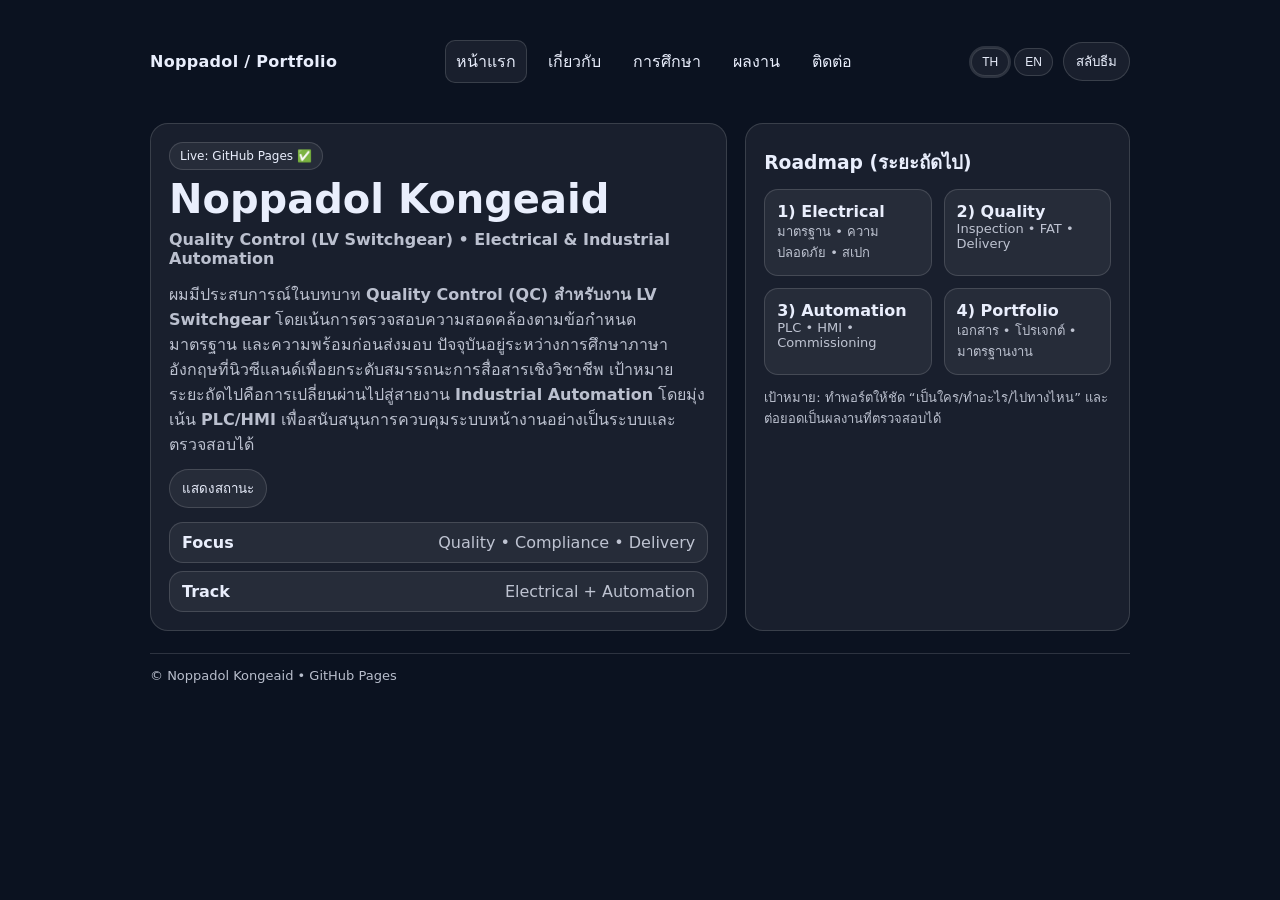
<file: index.html>
<!doctype html>
<html lang="th">
<head>
  <meta charset="utf-8" />
  <meta name="viewport" content="width=device-width, initial-scale=1" />
  <title>Noppadol | Electrical + Automation</title>
  <link rel="stylesheet" href="./styles.css" />
</head>
<body>
  <div class="container">
    <div class="nav">
      <div class="brand">Noppadol / Portfolio</div>

<div class="navlinks">
  <a class="link" href="./index.html" data-i18n="home">Home</a>
  <a class="link" href="./about.html" data-i18n="about">About</a>
  <a class="link" href="./education.html" data-i18n="education">Education</a>
  <a class="link" href="./projects.html" data-i18n="projects">Projects</a>
  <a class="link" href="./contact.html" data-i18n="contact">Contact</a>
</div>

      <div class="nav-right">
        <div class="lang">
  <button class="btn btn-sm" id="thBtn" type="button">TH</button>
  <button class="btn btn-sm" id="enBtn" type="button">EN</button>
</div>
<button class="btn" id="themeBtn" type="button">สลับธีม</button>
      </div>
    </div>

    <div class="hero">
      <div class="card">
        <span class="tag">Live: GitHub Pages ✅</span>

        <!-- TH -->
        <div class="i18n i18n-th">
          <h1>Noppadol Kongeaid</h1>
          <p class="subtitle">Quality Control (LV Switchgear) • Electrical & Industrial Automation</p>

         <p>
  ผมมีประสบการณ์ในบทบาท <b>Quality Control (QC) สำหรับงาน LV Switchgear</b> โดยเน้นการตรวจสอบความสอดคล้องตามข้อกำหนด
  มาตรฐาน และความพร้อมก่อนส่งมอบ ปัจจุบันอยู่ระหว่างการศึกษาภาษาอังกฤษที่นิวซีแลนด์เพื่อยกระดับสมรรถนะการสื่อสารเชิงวิชาชีพ
  เป้าหมายระยะถัดไปคือการเปลี่ยนผ่านไปสู่สายงาน <b>Industrial Automation</b> โดยมุ่งเน้น <b>PLC/HMI</b>
  เพื่อสนับสนุนการควบคุมระบบหน้างานอย่างเป็นระบบและตรวจสอบได้
</p>

          <div class="actions">
            <button class="btn" id="actionBtn" type="button">แสดงสถานะ</button>
            <span class="muted" id="status"></span>
          </div>

          <div class="meta">
            <div class="meta-item"><span class="k">Focus</span><span class="v">Quality • Compliance • Delivery</span></div>
            <div class="meta-item"><span class="k">Track</span><span class="v">Electrical + Automation</span></div>
          </div>
        </div>

        <!-- EN -->
        <div class="i18n i18n-en">
          <h1>Noppadol Kongeaid</h1>
          <p class="subtitle">Quality Control (LV Switchgear) • Electrical & Industrial Automation</p>

          <p>
  I have experience in <b>Quality Control (QC) for LV switchgear</b>, focused on requirements compliance, standards alignment,
  and delivery readiness. I am currently undertaking English language studies in New Zealand to strengthen professional communication capability.
  My next objective is to transition into <b>industrial automation</b>, with a focus on <b>PLC/HMI</b>, to support structured and verifiable
  on-site control systems.
</p>

          <div class="actions">
            <button class="btn" id="actionBtnEn" type="button">Show status</button>
            <span class="muted" id="statusEn"></span>
          </div>

          <div class="meta">
            <div class="meta-item"><span class="k">Focus</span><span class="v">Quality • Compliance • Delivery</span></div>
            <div class="meta-item"><span class="k">Track</span><span class="v">Electrical + Automation</span></div>
          </div>
        </div>

      </div>

      <div class="card">
        <div class="i18n i18n-th">
          <h3 class="h3">Roadmap (ระยะถัดไป)</h3>
          <div class="grid">
            <div class="mini">
              <div class="mini-title">1) Electrical</div>
              <div class="muted">มาตรฐาน • ความปลอดภัย • สเปก</div>
            </div>
            <div class="mini">
              <div class="mini-title">2) Quality</div>
              <div class="muted">Inspection • FAT • Delivery</div>
            </div>
            <div class="mini">
              <div class="mini-title">3) Automation</div>
              <div class="muted">PLC • HMI • Commissioning</div>
            </div>
            <div class="mini">
              <div class="mini-title">4) Portfolio</div>
              <div class="muted">เอกสาร • โปรเจกต์ • มาตรฐานงาน</div>
            </div>
          </div>
          <p class="muted" style="margin-top:12px;">
            เป้าหมาย: ทำพอร์ตให้ชัด “เป็นใคร/ทำอะไร/ไปทางไหน” และต่อยอดเป็นผลงานที่ตรวจสอบได้
          </p>
        </div>

        <div class="i18n i18n-en">
          <h3 class="h3">Roadmap (Next steps)</h3>
          <div class="grid">
            <div class="mini">
              <div class="mini-title">1) Electrical</div>
              <div class="muted">Standards • Safety • Specs</div>
            </div>
            <div class="mini">
              <div class="mini-title">2) Quality</div>
              <div class="muted">Inspection • FAT • Delivery</div>
            </div>
            <div class="mini">
              <div class="mini-title">3) Automation</div>
              <div class="muted">PLC • HMI • Commissioning</div>
            </div>
            <div class="mini">
              <div class="mini-title">4) Portfolio</div>
              <div class="muted">Docs • Projects • Evidence</div>
            </div>
          </div>
          <p class="muted" style="margin-top:12px;">
            Goal: Keep the portfolio concise—who I am, what I do, and where I’m heading—with verifiable outcomes.
          </p>
        </div>
      </div>
    </div>

    <div class="footer muted">
      <span class="i18n i18n-th">© Noppadol Kongeaid • GitHub Pages</span>
      <span class="i18n i18n-en">© Noppadol Kongeaid • GitHub Pages</span>
    </div>
  </div>

  <script src="./app.js"></script>
</body>
</html>
</file>
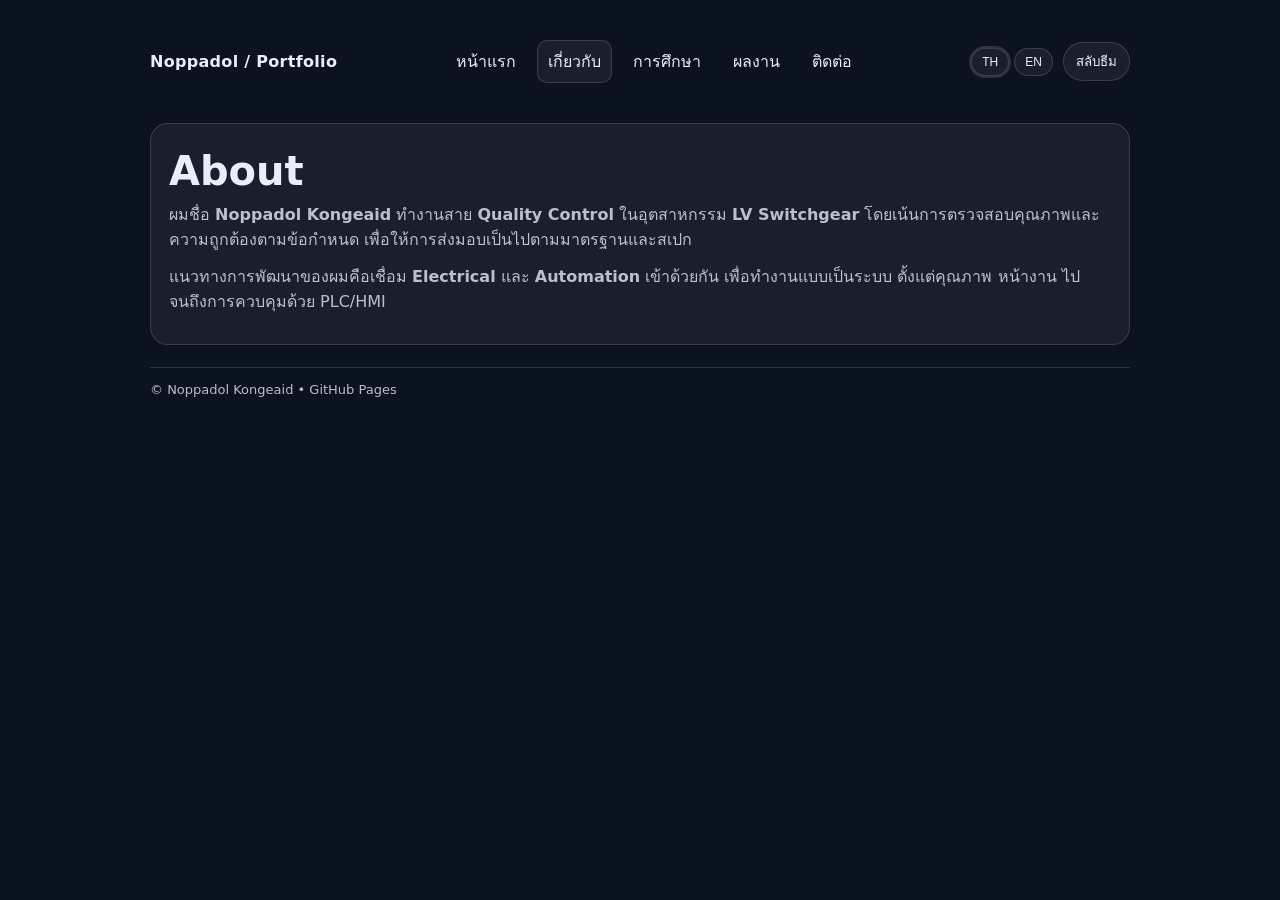
<file: about.html>
<!doctype html>
<html lang="th">
<head>
  <meta charset="utf-8" />
  <meta name="viewport" content="width=device-width, initial-scale=1" />
  <title>About | Noppadol</title>
  <link rel="stylesheet" href="./styles.css" />
</head>
<body>
  <div class="container">
    <div class="nav">
      <div class="brand">Noppadol / Portfolio</div>

<div class="navlinks">
  <a class="link" href="./index.html" data-i18n="home">Home</a>
  <a class="link" href="./about.html" data-i18n="about">About</a>
  <a class="link" href="./education.html" data-i18n="education">Education</a>
  <a class="link" href="./projects.html" data-i18n="projects">Projects</a>
  <a class="link" href="./contact.html" data-i18n="contact">Contact</a>
</div>

      <div class="nav-right">
      <div class="lang">
  <button class="btn btn-sm" id="thBtn" type="button">TH</button>
  <button class="btn btn-sm" id="enBtn" type="button">EN</button>
</div>
<button class="btn" id="themeBtn" type="button">สลับธีม</button>
      </div>
    </div>

    <div class="hero" style="grid-template-columns:1fr;">
      <div class="card">

        <div class="i18n i18n-th">
          <h1>About</h1>
          <p>
            ผมชื่อ <b>Noppadol Kongeaid</b> ทำงานสาย <b>Quality Control</b> ในอุตสาหกรรม <b>LV Switchgear</b>
            โดยเน้นการตรวจสอบคุณภาพและความถูกต้องตามข้อกำหนด เพื่อให้การส่งมอบเป็นไปตามมาตรฐานและสเปก
          </p>
          <p>
            แนวทางการพัฒนาของผมคือเชื่อม <b>Electrical</b> และ <b>Automation</b> เข้าด้วยกัน
            เพื่อทำงานแบบเป็นระบบ ตั้งแต่คุณภาพ หน้างาน ไปจนถึงการควบคุมด้วย PLC/HMI
          </p>
        </div>

        <div class="i18n i18n-en">
          <h1>About</h1>
          <p>
            I’m <b>Noppadol Kongeaid</b>, working in <b>Quality Control</b> within the <b>LV switchgear</b> industry,
            focusing on quality inspection and compliance to ensure standards-aligned delivery.
          </p>
          <p>
            My direction is to bridge <b>Electrical</b> and <b>Automation</b>—from quality execution on-site
            to structured control with PLC/HMI.
          </p>
        </div>

      </div>
    </div>

    <div class="footer muted">
      <span class="i18n i18n-th">© Noppadol Kongeaid • GitHub Pages</span>
      <span class="i18n i18n-en">© Noppadol Kongeaid • GitHub Pages</span>
    </div>
  </div>

  <script src="./app.js"></script>
</body>
</html>
</file>
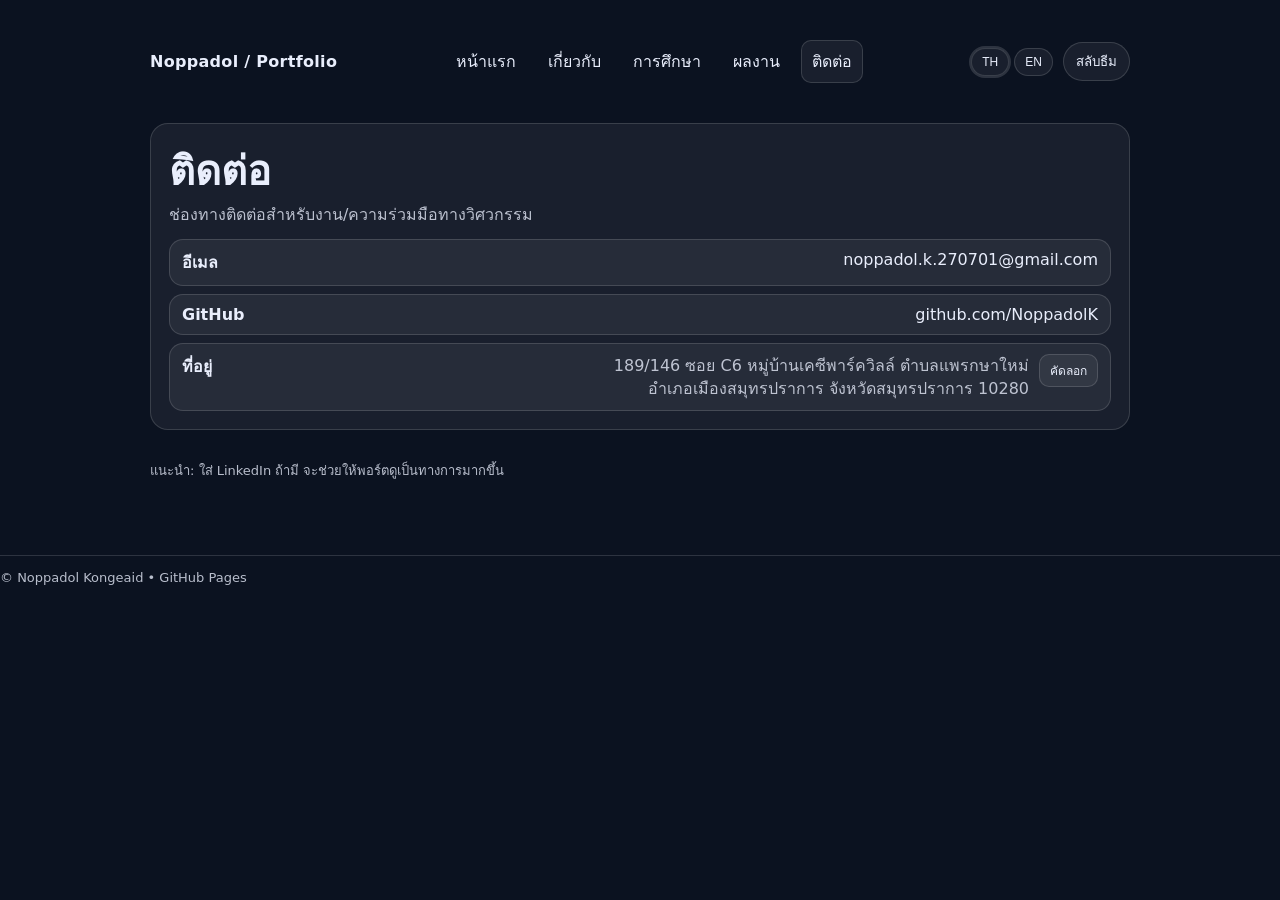
<file: contact.html>
<!doctype html>
<!doctype html>
<html lang="th">
<head>
  <meta charset="utf-8" />
  <meta name="viewport" content="width=device-width, initial-scale=1" />
  <title>Contact | Noppadol</title>
  <link rel="stylesheet" href="./styles.css" />
</head>
<body>
  <div class="container">
    <div class="nav">
      <div class="brand">Noppadol / Portfolio</div>

    <div class="navlinks">
  <a class="link" href="./index.html" data-i18n="home">Home</a>
  <a class="link" href="./about.html" data-i18n="about">About</a>
  <a class="link" href="./education.html" data-i18n="education">Education</a>
  <a class="link" href="./projects.html" data-i18n="projects">Projects</a>
  <a class="link" href="./contact.html" data-i18n="contact">Contact</a>
</div>

      <div class="nav-right">
       <div class="lang">
  <button class="btn btn-sm" id="thBtn" type="button">TH</button>
  <button class="btn btn-sm" id="enBtn" type="button">EN</button>
</div>
<button class="btn" id="themeBtn" type="button">สลับธีม</button>
      </div>
    </div>

    <div class="hero" style="grid-template-columns:1fr;">
      <div class="card">
        <div class="i18n i18n-th">
  <h1>ติดต่อ</h1>
  <p>ช่องทางติดต่อสำหรับงาน/ความร่วมมือทางวิศวกรรม</p>
</div>

<div class="i18n i18n-en">
  <h1>Contact</h1>
  <p>Contact channels for engineering opportunities and collaboration.</p>
</div>

<div class="meta" style="margin-top:12px;">

  <div class="meta-item">
    <span class="k" data-i18n="email">Email</span>
    <span class="v">
      <a class="alink" href="mailto:noppadol.k.270701@gmail.com">noppadol.k.270701@gmail.com</a>
    </span>
  </div>

  <div class="meta-item">
    <span class="k" data-i18n="github">GitHub</span>
    <span class="v">
      <a class="alink" href="https://github.com/NoppadolK" target="_blank" rel="noopener">github.com/NoppadolK</a>
    </span>
  </div>

  <div class="meta-item">
    <span class="k" data-i18n="location">Location</span>

   <!-- TH -->
<span class="v i18n i18n-th">
  <span class="vline">
    <span class="addr" id="addrTh">
      189/146 ซอย C6 หมู่บ้านเคซีพาร์ควิลล์ ตำบลแพรกษาใหม่<br/>
      อำเภอเมืองสมุทรปราการ จังหวัดสมุทรปราการ 10280
    </span>
    <button class="copy" type="button" id="copyTh">คัดลอก</button>
  </span>
</span>

<!-- EN -->
<span class="v i18n i18n-en">
  <span class="vline">
    <span class="addr" id="addrEn">
      189/146, Soi C6, KC Park Ville Village<br/>
      Phraeksa Mai, Mueang Samut Prakan, Samut Prakan 10280, Thailand
    </span>
    <button class="copy" type="button" id="copyEn">Copy</button>
  </span>
</span>
  </div>

</div>
        </div>

        <p class="muted" style="margin-top:12px;">
          <span class="i18n i18n-th">แนะนำ: ใส่ LinkedIn ถ้ามี จะช่วยให้พอร์ตดูเป็นทางการมากขึ้น</span>
          <span class="i18n i18n-en">Tip: Add your LinkedIn profile if available for a more professional footprint.</span>
        </p>
      </div>
    </div>

    <div class="footer muted">
      <span class="i18n i18n-th">© Noppadol Kongeaid • GitHub Pages</span>
      <span class="i18n i18n-en">© Noppadol Kongeaid • GitHub Pages</span>
    </div>
  </div>

  <script src="./app.js"></script>
</body>
</html>
</file>
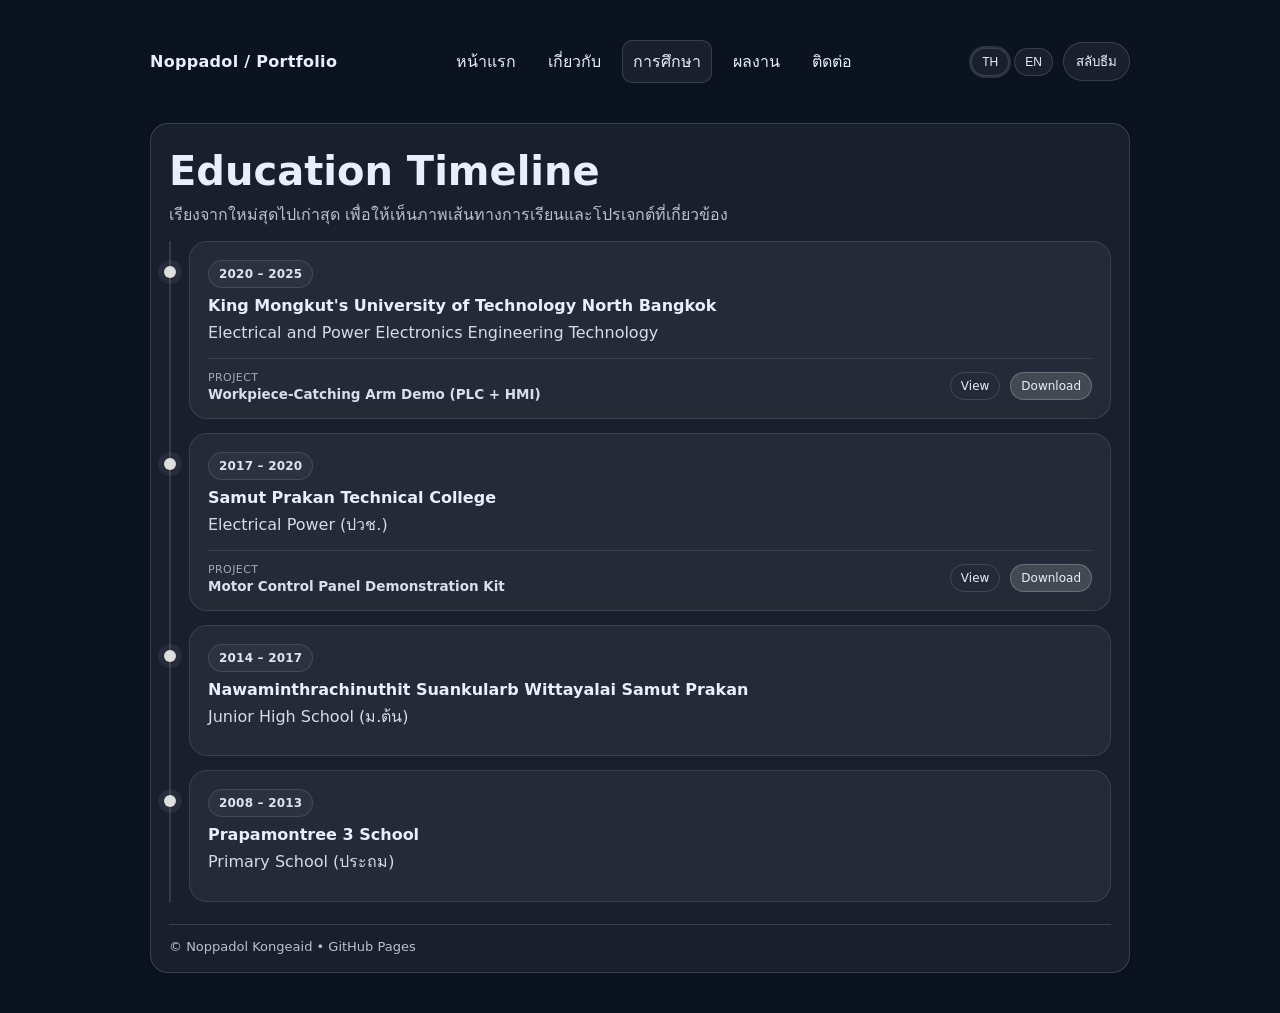
<file: education.html>
<!doctype html>
<html lang="th">
<head>
  <meta charset="utf-8" />
  <meta name="viewport" content="width=device-width, initial-scale=1" />
  <title>Education | Noppadol</title>
  <link rel="stylesheet" href="./styles.css" />
</head>
<body>
  <div class="container">
    <div class="nav">
      <div class="brand">Noppadol / Portfolio</div>

      <div class="navlinks">
        <a class="link" href="./index.html" data-i18n="home">Home</a>
        <a class="link" href="./about.html" data-i18n="about">About</a>
        <a class="link" href="./education.html" data-i18n="education">Education</a>
        <a class="link" href="./projects.html" data-i18n="projects">Projects</a>
        <a class="link" href="./contact.html" data-i18n="contact">Contact</a>
      </div>

      <div class="nav-right">
        <div class="lang">
          <button class="btn btn-sm" id="thBtn" type="button">TH</button>
          <button class="btn btn-sm" id="enBtn" type="button">EN</button>
        </div>
        <button class="btn" id="themeBtn" type="button">สลับธีม</button>
      </div>
    </div>

    <div class="hero" style="grid-template-columns:1fr;">
      <div class="card">

        <!-- TH -->
        <div class="i18n i18n-th">
          <h1>Education Timeline</h1>
          <p>เรียงจากใหม่สุดไปเก่าสุด เพื่อให้เห็นภาพเส้นทางการเรียนและโปรเจกต์ที่เกี่ยวข้อง</p>

 <div class="timeline">

  <div class="timeline-item">
    <div class="edu-top">
      <span class="edu-year">2020 – 2025</span>
    </div>
    <div class="edu-school">King Mongkut's University of Technology North Bangkok</div>
    <div class="edu-major">Electrical and Power Electronics Engineering Technology</div>

    <div class="proj">
      <div class="proj-left">
        <div class="proj-label">Project</div>
        <div class="proj-title">Workpiece-Catching Arm Demo (PLC + HMI)</div>
      </div>
      <div class="proj-actions">
        <a class="btn btn-ghost btn-sm" href="./assets/robotic-arm-plc-hmi.pdf" target="_blank" rel="noopener">View</a>
        <a class="btn btn-primary btn-sm" href="./assets/robotic-arm-plc-hmi.pdf" download>Download</a>
      </div>
    </div>
  </div>

  <div class="timeline-item">
    <div class="edu-top">
      <span class="edu-year">2017 – 2020</span>
    </div>
    <div class="edu-school">Samut Prakan Technical College</div>
    <div class="edu-major">Electrical Power (ปวช.)</div>

    <div class="proj">
      <div class="proj-left">
        <div class="proj-label">Project</div>
        <div class="proj-title">Motor Control Panel Demonstration Kit</div>
      </div>
      <div class="proj-actions">
        <a class="btn btn-ghost btn-sm" href="./assets/motor-control-panel-demo.pdf" target="_blank" rel="noopener">View</a>
        <a class="btn btn-primary btn-sm" href="./assets/motor-control-panel-demo.pdf" download>Download</a>
      </div>
    </div>
  </div>

  <div class="timeline-item">
    <div class="edu-top">
      <span class="edu-year">2014 – 2017</span>
    </div>
    <div class="edu-school">Nawaminthrachinuthit Suankularb Wittayalai Samut Prakan</div>
    <div class="edu-major">Junior High School (ม.ต้น)</div>
  </div>

  <div class="timeline-item">
    <div class="edu-top">
      <span class="edu-year">2008 – 2013</span>
    </div>
    <div class="edu-school">Prapamontree 3 School</div>
    <div class="edu-major">Primary School (ประถม)</div>
  </div>

</div>
        <!-- EN -->
        <div class="i18n i18n-en">
          <h1>Education Timeline</h1>
          <p>Ordered from most recent to oldest to highlight the latest, most relevant academic work first.</p>

          <div class="timeline">

  <div class="timeline-item">
    <div class="edu-top">
      <span class="edu-year">2020 – 2025</span>
    </div>
    <div class="edu-school">King Mongkut's University of Technology North Bangkok</div>
    <div class="edu-major">Electrical and Power Electronics Engineering Technology</div>

    <div class="proj">
      <div class="proj-left">
        <div class="proj-label">Project</div>
        <div class="proj-title">Workpiece-Catching Arm Demo (PLC + HMI)</div>
      </div>
      <div class="proj-actions">
        <a class="btn btn-ghost btn-sm" href="./assets/robotic-arm-plc-hmi.pdf" target="_blank" rel="noopener">View</a>
        <a class="btn btn-primary btn-sm" href="./assets/robotic-arm-plc-hmi.pdf" download>Download</a>
      </div>
    </div>
  </div>

  <div class="timeline-item">
    <div class="edu-top">
      <span class="edu-year">2017 – 2020</span>
    </div>
    <div class="edu-school">Samut Prakan Technical College</div>
    <div class="edu-major">Electrical Power (ปวช.)</div>

    <div class="proj">
      <div class="proj-left">
        <div class="proj-label">Project</div>
        <div class="proj-title">Motor Control Panel Demonstration Kit</div>
      </div>
      <div class="proj-actions">
        <a class="btn btn-ghost btn-sm" href="./assets/motor-control-panel-demo.pdf" target="_blank" rel="noopener">View</a>
        <a class="btn btn-primary btn-sm" href="./assets/motor-control-panel-demo.pdf" download>Download</a>
      </div>
    </div>
  </div>

  <div class="timeline-item">
    <div class="edu-top">
      <span class="edu-year">2014 – 2017</span>
    </div>
    <div class="edu-school">Nawaminthrachinuthit Suankularb Wittayalai Samut Prakan</div>
    <div class="edu-major">Junior High School (ม.ต้น)</div>
  </div>

  <div class="timeline-item">
    <div class="edu-top">
      <span class="edu-year">2008 – 2013</span>
    </div>
    <div class="edu-school">Prapamontree 3 School</div>
    <div class="edu-major">Primary School (ประถม)</div>
  </div>

        </div>

      </div>
    </div>

    <div class="footer muted">
      <span class="i18n i18n-th">© Noppadol Kongeaid • GitHub Pages</span>
      <span class="i18n i18n-en">© Noppadol Kongeaid • GitHub Pages</span>
    </div>
  </div>

  <script src="./app.js"></script>
</body>
</html>
</file>
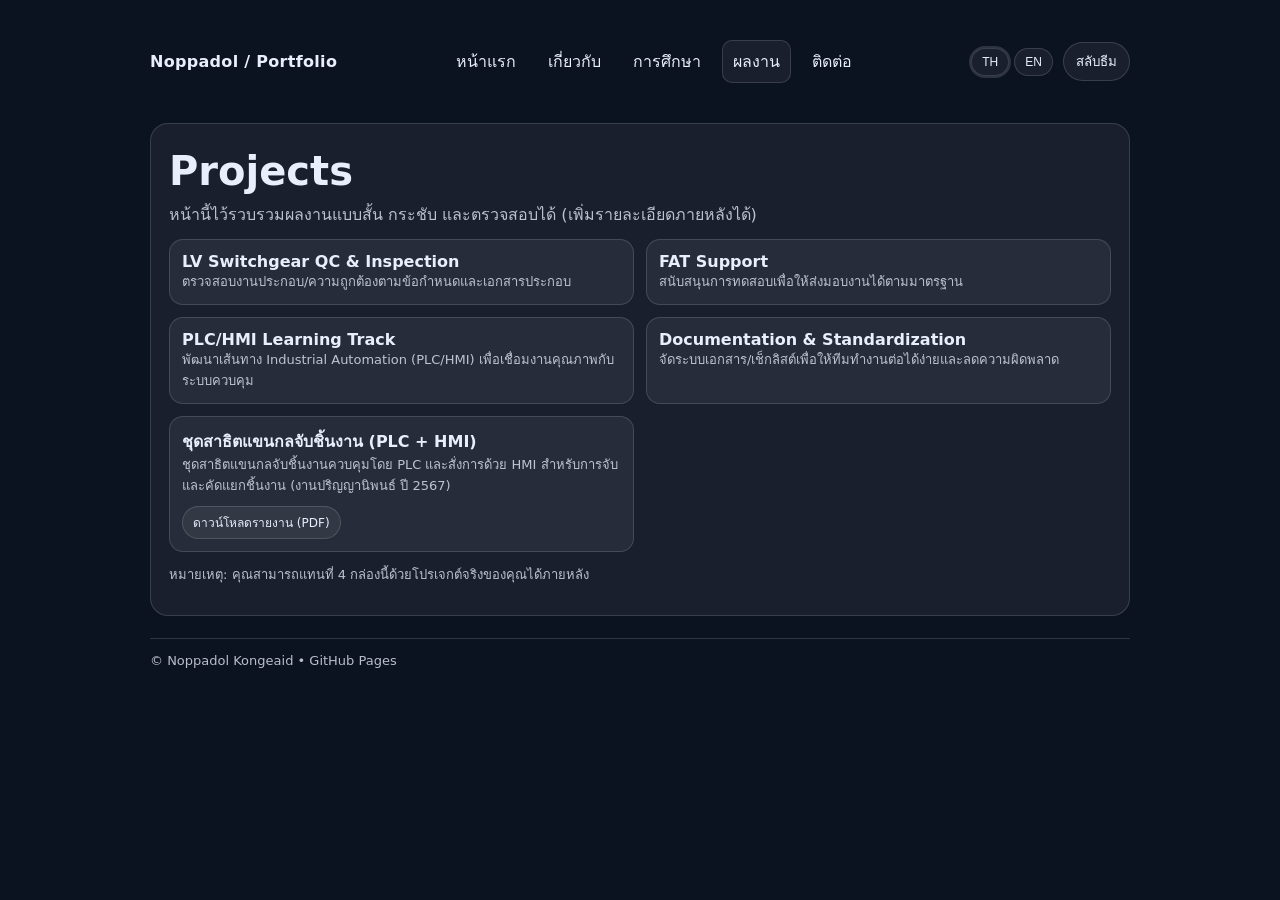
<file: projects.html>
<!doctype html>
<html lang="th">
<head>
  <meta charset="utf-8" />
  <meta name="viewport" content="width=device-width, initial-scale=1" />
  <title>Projects | Noppadol</title>
  <link rel="stylesheet" href="./styles.css" />
</head>
<body>
  <div class="container">
    <div class="nav">
      <div class="brand">Noppadol / Portfolio</div>

<div class="navlinks">
<a class="link" href="./index.html" data-i18n="home">Home</a>
<a class="link" href="./about.html" data-i18n="about">About</a>
<a class="link" href="./education.html" data-i18n="education">Education</a>
<a class="link" href="./projects.html" data-i18n="projects">Projects</a>
<a class="link" href="./contact.html" data-i18n="contact">Contact</a>
</div>

      <div class="nav-right">
       <div class="lang">
  <button class="btn btn-sm" id="thBtn" type="button">TH</button>
  <button class="btn btn-sm" id="enBtn" type="button">EN</button>
</div>
<button class="btn" id="themeBtn" type="button">สลับธีม</button>
      </div>
    </div>

    <div class="hero" style="grid-template-columns:1fr;">
      <div class="card">
        <div class="i18n i18n-th">
          <h1>Projects</h1>
          <p>หน้านี้ไว้รวบรวมผลงานแบบสั้น กระชับ และตรวจสอบได้ (เพิ่มรายละเอียดภายหลังได้)</p>
        </div>
        <div class="i18n i18n-en">
          <h1>Projects</h1>
          <p>This page highlights concise, verifiable work samples (details can be expanded later).</p>
        </div>

        <div class="grid" style="margin-top:12px;">
          <div class="mini">
            <div class="mini-title">LV Switchgear QC & Inspection</div>
            <div class="muted i18n i18n-th">ตรวจสอบงานประกอบ/ความถูกต้องตามข้อกำหนดและเอกสารประกอบ</div>
            <div class="muted i18n i18n-en">Inspection and compliance checks for LV switchgear assembly and documentation.</div>
          </div>

          <div class="mini">
            <div class="mini-title">FAT Support</div>
            <div class="muted i18n i18n-th">สนับสนุนการทดสอบเพื่อให้ส่งมอบงานได้ตามมาตรฐาน</div>
            <div class="muted i18n i18n-en">Test support to ensure standards-aligned delivery readiness.</div>
          </div>

          <div class="mini">
            <div class="mini-title">PLC/HMI Learning Track</div>
            <div class="muted i18n i18n-th">พัฒนาเส้นทาง Industrial Automation (PLC/HMI) เพื่อเชื่อมงานคุณภาพกับระบบควบคุม</div>
            <div class="muted i18n i18n-en">Developing PLC/HMI capabilities to bridge quality execution with structured control.</div>
          </div>

          <div class="mini">
            <div class="mini-title">Documentation & Standardization</div>
            <div class="muted i18n i18n-th">จัดระบบเอกสาร/เช็กลิสต์เพื่อให้ทีมทำงานต่อได้ง่ายและลดความผิดพลาด</div>
            <div class="muted i18n i18n-en">Building checklists and documentation to reduce errors and improve team handover.</div>
          </div>
          <div class="mini">
  <!-- TH -->
  <div class="i18n i18n-th">
    <div class="mini-title">ชุดสาธิตแขนกลจับชิ้นงาน (PLC + HMI)</div>
    <div class="muted">
      ชุดสาธิตแขนกลจับชิ้นงานควบคุมโดย PLC และสั่งการด้วย HMI สำหรับการจับและคัดแยกชิ้นงาน (งานปริญญานิพนธ์ ปี 2567)
    </div>
    <div style="margin-top:10px;">
      <a class="btn btn-sm" href="./assets/ชุดสาธิตแขนกลจับชิ้นงาน.pdf" target="_blank" rel="noopener">
        ดาวน์โหลดรายงาน (PDF)
      </a>
    </div>
  </div>

  <!-- EN -->
  <div class="i18n i18n-en">
    <div class="mini-title">Workpiece-Catching Arm Demo (PLC + HMI)</div>
    <div class="muted">
      Demonstration of Work Piece-Catching Arm Control by PLC and Command by HMI (Project Report, 2024).
    </div>
    <div style="margin-top:10px;">
      <a class="btn btn-sm" href="./assets/ชุดสาธิตแขนกลจับชิ้นงาน.pdf" target="_blank" rel="noopener">
        Download Report (PDF)
      </a>
    </div>
  </div>
</div>
        </div>

        <p class="muted" style="margin-top:12px;">
          <span class="i18n i18n-th">หมายเหตุ: คุณสามารถแทนที่ 4 กล่องนี้ด้วยโปรเจกต์จริงของคุณได้ภายหลัง</span>
          <span class="i18n i18n-en">Note: You can replace these cards with your actual projects later.</span>
        </p>
      </div>
    </div>

    <div class="footer muted">
      <span class="i18n i18n-th">© Noppadol Kongeaid • GitHub Pages</span>
      <span class="i18n i18n-en">© Noppadol Kongeaid • GitHub Pages</span>
    </div>
  </div>

  <script src="./app.js"></script>
</body>
</html>
</file>
<file: styles.css>
:root{
  --bg: #0b1220;
  --text: #e9eefc;
  --muted: rgba(233,238,252,.78);
  --card: rgba(255,255,255,.06);
  --border: rgba(255,255,255,.14);
  --btn-bg: rgba(255,255,255,.06);
  --btn-border: rgba(255,255,255,.18);
  --btn-hover: rgba(255,255,255,.10);
}

body.light{
  --bg: #f6f7fb;
  --text: #0b1220;
  --muted: rgba(11,18,32,.72);
  --card: rgba(11,18,32,.04);
  --border: rgba(11,18,32,.14);
  --btn-bg: rgba(11,18,32,.04);
  --btn-border: rgba(11,18,32,.18);
  --btn-hover: rgba(11,18,32,.08);
}

body{
  margin: 0;
  font-family: system-ui, sans-serif;
  background: var(--bg);
  color: var(--text);
}

.container{ max-width: 980px; margin: 0 auto; padding: 40px 20px; }

.nav{
  display:flex;
  justify-content:space-between;
  align-items:center;
  gap:12px;
}

.brand{ font-weight:700; letter-spacing:.3px; }

.nav-right{ display:flex; gap:10px; align-items:center; }

.btn{
  border: 1px solid var(--btn-border);
  background: var(--btn-bg);
  color: var(--text);
  padding: 10px 14px;
  border-radius: 12px;
  cursor: pointer;
}
.btn:hover{ background: var(--btn-hover); }

.btn-sm{ padding: 8px 10px; border-radius: 10px; font-size: 13px; }
.btn-active{ outline: 2px solid var(--border); }

.hero{
  margin-top: 40px;
  display:grid;
  grid-template-columns: 1.2fr .8fr;
  gap: 18px;
}

.card{
  border: 1px solid var(--border);
  background: var(--card);
  border-radius: 18px;
  padding: 18px;
}

h1{ margin: 6px 0 8px; font-size: 40px; line-height: 1.15; }
.subtitle{ margin: 0 0 14px; font-weight: 600; color: var(--muted); }

p{ margin: 0 0 12px; color: var(--muted); }

.tag{
  display:inline-block;
  padding:6px 10px;
  border-radius:999px;
  border:1px solid var(--border);
  background: var(--card);
  font-size:12px;
}

.actions{ display:flex; align-items:center; gap:12px; margin-top: 10px; }
.muted{ color: var(--muted); font-size: 13px; }

.meta{
  margin-top: 14px;
  display:grid;
  gap: 8px;
}
.meta-item{
  display:flex;
  justify-content:space-between;
  gap: 10px;
  padding: 10px 12px;
  border-radius: 14px;
  border: 1px solid var(--border);
  background: var(--card);
}
.k{ font-weight: 700; }
.v{ color: var(--muted); }

.h3{ margin: 6px 0 12px; }

.grid{
  display:grid;
  grid-template-columns: 1fr 1fr;
  gap: 12px;
}

.mini{
  padding: 12px;
  border-radius: 14px;
  border: 1px solid var(--border);
  background: var(--card);
}
.mini-title{ font-weight: 800; }

.footer{
  margin-top: 22px;
  padding-top: 14px;
  border-top: 1px solid var(--border);
}

/* i18n show/hide */
.i18n{ display:none; }
body.lang-th .i18n-th{ display:block; }
body.lang-en .i18n-en{ display:block; }

@media (max-width: 820px){
  .hero{ grid-template-columns: 1fr; }
  h1{ font-size: 34px; }
}
.navlinks{ display:flex; gap:10px; align-items:center; }
.link{
  text-decoration:none;
  color: var(--text);
  padding: 8px 10px;
  border-radius: 10px;
  border: 1px solid transparent;
}
.link:hover{
  background: var(--card);
  border-color: var(--border);
}
.link-active{
  background: var(--card);
  border-color: var(--border);
}
.alink{ color: var(--text); text-decoration: none; }
.alink:hover{ text-decoration: underline; }
/* Contact value long text formatting */
.v{
  text-align: right;
  max-width: 640px;
  white-space: normal;
  word-break: break-word;
}

/* Make address block nicer */
.addr{
  display: inline-block;
  text-align: right;
  line-height: 1.45;
}

/* Clickable links */
.alink{ color: var(--text); text-decoration: none; }
.alink:hover{ text-decoration: underline; }

/* Copy button */
.copy{
  margin-left: 10px;
  padding: 6px 10px;
  border-radius: 10px;
  border: 1px solid var(--border);
  background: var(--card);
  color: var(--text);
  cursor: pointer;
  font-size: 12px;
}
.copy:hover{ background: var(--btn-hover); }
/* Contact row layout fix */
.meta-item{
  align-items: flex-start; /* ให้แถวที่อยู่สูงได้ */
}

.v{
  width: 100%;
  text-align: right;
}

/* Address + button align */
.vline{
  display: flex;
  justify-content: flex-end;
  align-items: flex-start;
  gap: 10px;
}

.addr{
  display: inline-block;
  text-align: right;
  line-height: 1.45;
}

.copy{
  white-space: nowrap;
  height: fit-content;
  margin-left: 0; /* กันดันหลุดแนว */
}
/* ===== Education Timeline polish ===== */
.timeline {
  margin-top: 14px;
  padding-left: 18px;
  border-left: 2px solid rgba(255,255,255,.12);
}

.timeline-item {
  position: relative;
  margin: 0 0 14px;
  padding: 18px 18px 16px;
  border-radius: 18px;
  border: 1px solid rgba(255,255,255,.10);
  background: rgba(255,255,255,.05);
  backdrop-filter: blur(6px);
}

.timeline-item::before{
  content:"";
  position:absolute;
  left:-26px;
  top:24px;
  width:12px;
  height:12px;
  border-radius:999px;
  background: rgba(255,255,255,.85);
  box-shadow: 0 0 0 6px rgba(255,255,255,.06);
}

.edu-top{
  display:flex;
  gap:10px;
  align-items:center;
  justify-content:space-between;
  flex-wrap:wrap;
  margin-bottom:8px;
}

.edu-year{
  display:inline-flex;
  align-items:center;
  gap:8px;
  font-weight:700;
  font-size:13px;
  letter-spacing:.2px;
  padding:6px 10px;
  border-radius:999px;
  border:1px solid rgba(255,255,255,.12);
  background: rgba(255,255,255,.04);
  opacity:.95;
}

.edu-school{
  margin: 2px 0 6px;
  font-size: 16px;
  font-weight: 800;
}

.edu-major{
  margin: 0 0 10px;
  opacity: .9;
  line-height: 1.55;
}

.edu-sub{
  margin: 0 0 12px;
  opacity: .75;
  font-size: 13px;
}

/* Project row layout */
.proj{
  display:flex;
  gap:12px;
  align-items:center;
  justify-content:space-between;
  flex-wrap:wrap;
  padding-top:12px;
  margin-top:12px;
  border-top: 1px solid rgba(255,255,255,.10);
}

.proj-left{
  min-width: 240px;
  flex: 1 1 auto;
}

.proj-label{
  font-size: 11px;
  opacity: .65;
  letter-spacing: .4px;
  text-transform: uppercase;
  margin-bottom: 2px;
}

.proj-title{
  font-size: 13.5px;
  font-weight: 700;
  opacity: .92;
}

.proj-actions{
  display:flex;
  gap:10px;
  align-items:center;
}

/* Education — project row (tight + premium) */
.proj{
  display:flex;
  align-items:center;
  justify-content:space-between;
  gap:14px;
  padding-top:12px;
  margin-top:12px;
  border-top:1px solid rgba(255,255,255,.10);
}

.proj-left{
  flex:1 1 auto;
  min-width:260px;
}

.proj-label{
  font-size:11px;
  opacity:.65;
  letter-spacing:.4px;
  text-transform:uppercase;
  margin-bottom:2px;
}

.proj-title{
  font-size:13.5px;
  font-weight:700;
  opacity:.92;
}

.proj-actions{
  display:flex;
  gap:10px;
  align-items:center;
}

/* Buttons — unify look */
.btn{
  border-radius:999px;
  border:1px solid rgba(255,255,255,.14);
  background:rgba(255,255,255,.06);
  padding:8px 12px;
  text-decoration:none;
  display:inline-flex;
  align-items:center;
  justify-content:center;
  transition:transform .12s ease, background .12s ease, border-color .12s ease;
}

.btn-sm{ padding:6px 10px; font-size:12px; }

.btn:hover{
  transform:translateY(-1px);
  border-color:rgba(255,255,255,.22);
  background:rgba(255,255,255,.09);
}

.btn-ghost{ background:transparent; }

.btn-primary{
  background:rgba(255,255,255,.14);
  border-color:rgba(255,255,255,.22);
}
.btn-primary:hover{ background:rgba(255,255,255,.18); }

/* Mobile */
@media (max-width: 640px){
  .proj-left{ min-width:180px; }
}
.edu-year{
  display:inline-flex;
  font-weight:800;
  font-size:12px;
  padding:6px 10px;
  border-radius:999px;
  border:1px solid rgba(255,255,255,.12);
  background:rgba(255,255,255,.04);
  opacity:.95;
}
</file>
